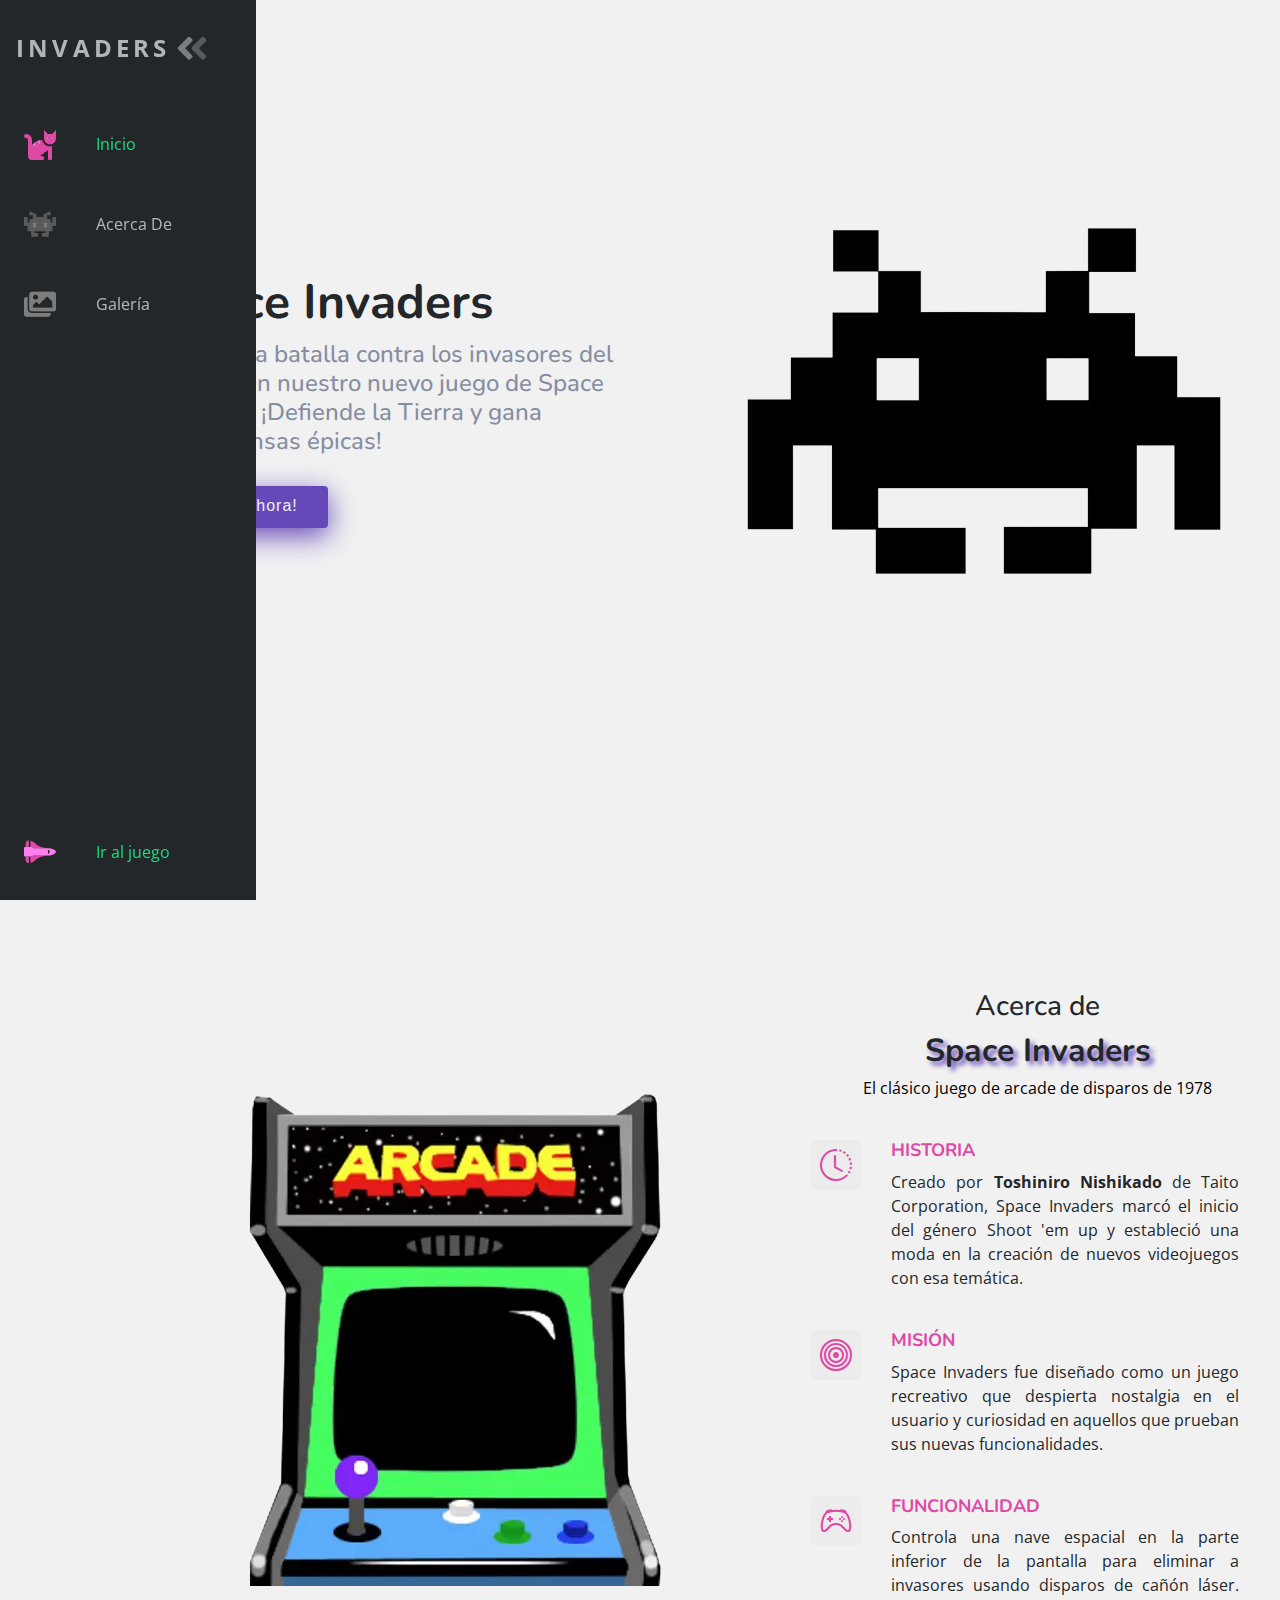
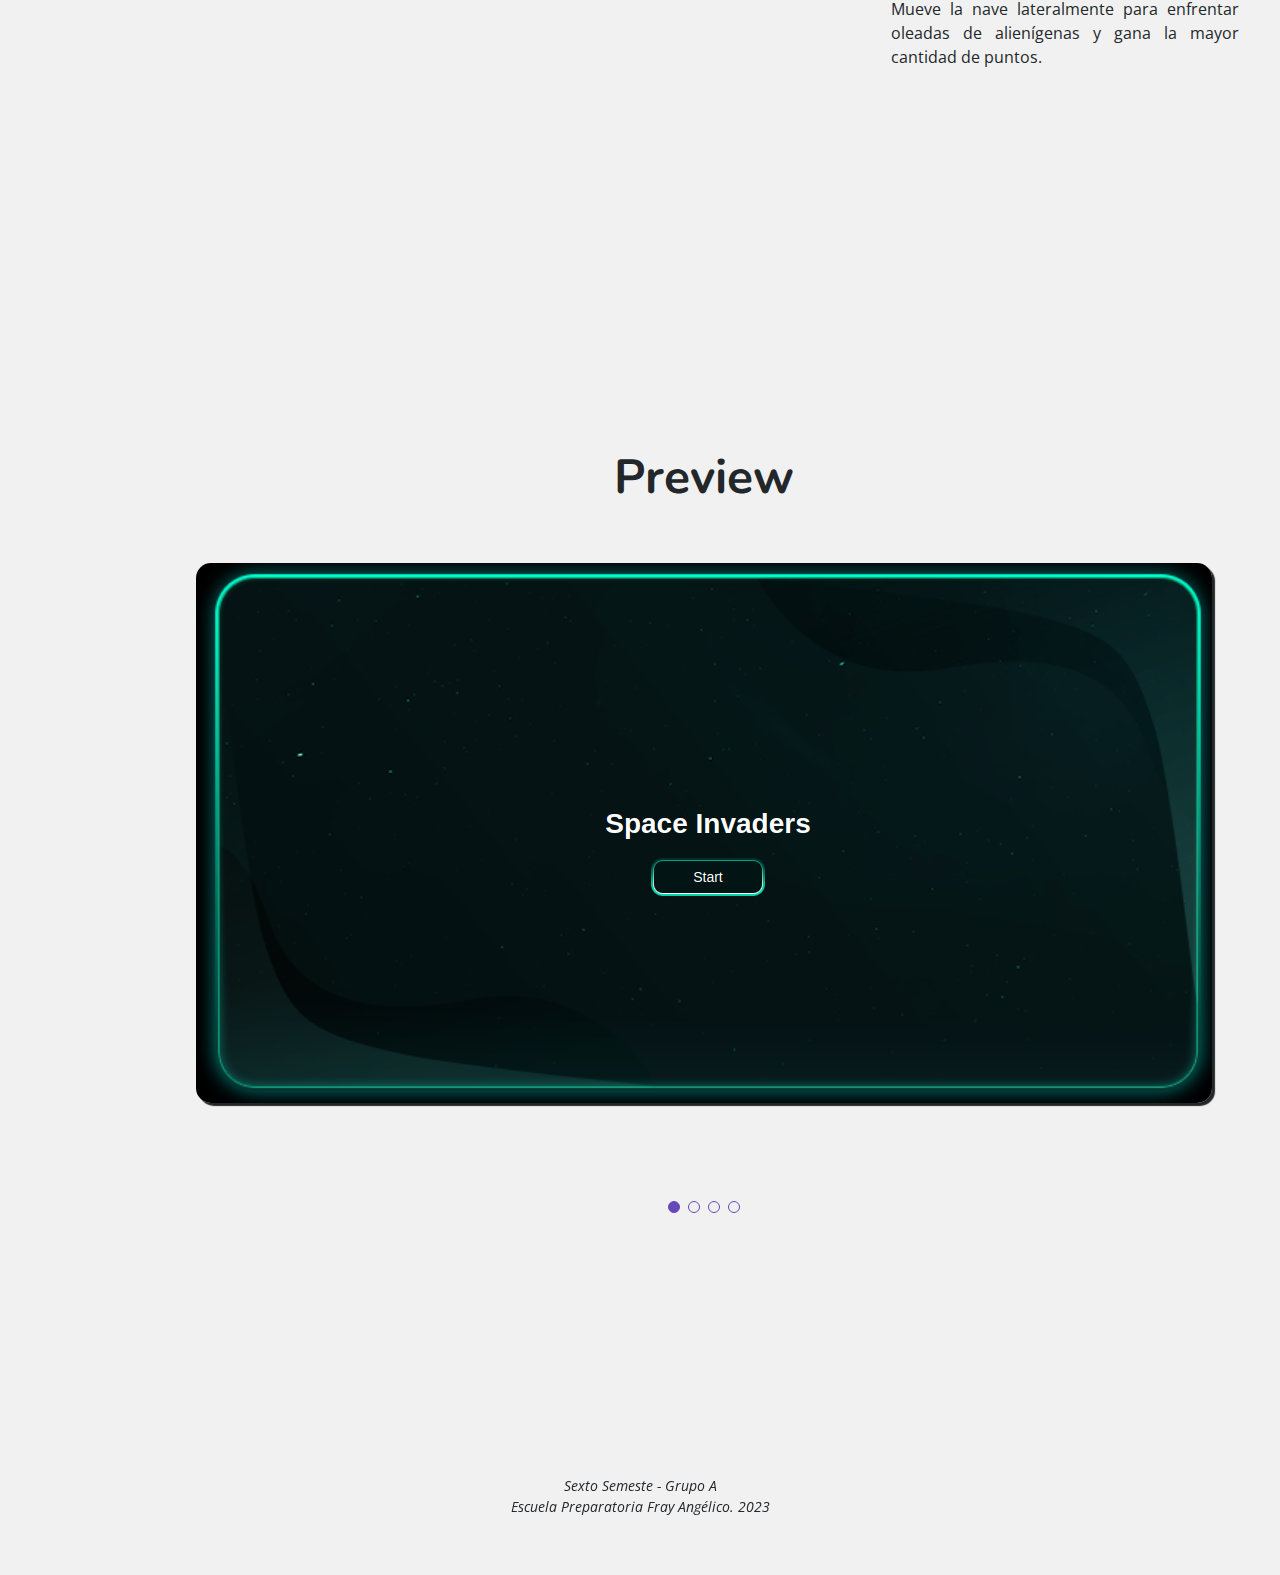
<file: index.html>
<!DOCTYPE html>
<html lang="es">

<head>
  <meta charset="utf-8" />
  <meta content="width=device-width, initial-scale=1.0" name="viewport" />

  <title>Space Invaders</title>

  <!--------------------------------------------------------------------
       # Here goes some text mamalon
    ---------------------------------------------------------------------->
  <meta content="" name="description" />
  <meta content="" name="keywords" />

  <!--------------------------------------------------------------------
        # Favicon
    ---------------------------------------------------------------------->
  <link href="assets/img/favicon.ico" rel="icon" />

  <!----------------------------------------------------------------------
        # Link to get all the Google Fonts instead of download them
    ---------------------------------------------------------------------->
  <link
    href="https://fonts.googleapis.com/css?family=Open+Sans:300,300i,400,400i,600,600i,700,700i|Nunito:300,300i,400,400i,600,600i,700,700i"
    rel="stylesheet" />

  <!----------------------------------------------------------------------
        # Libraries CSS Files
    ---------------------------------------------------------------------->
  <!-- Bootstrap Library, not recommended to use CDN --->
  <link href="assets/vendor/bootstrap/css/bootstrap.min.css" rel="stylesheet" />
  <!-- Bootstrap icons Library, not recommended to use CDN --->
  <link href="assets/vendor/bootstrap-icons/bootstrap-icons.css" rel="stylesheet" />
  <!--Library to create a slider--->
  <link href="assets/vendor/swiper/swiper-bundle.min.css" rel="stylesheet" />
  <!-- Glightbox Library, to make hte gallery looks nice --->
  <link href="assets/vendor/glightbox/css/glightbox.min.css" rel="stylesheet">
  <!--CSS Main File--->
  <link href="assets/css/style.css" rel="stylesheet" />
</head>

<body>
  <!----------------------------------------------------------------------
        # NAVBAR SECTION START
    ---------------------------------------------------------------------->
  <nav id="navbar" class="navbar">
    <ul class="navbar-nav">
      <li class="logo">
        <a href="#" class="nav-link scrollto">
          <span class="link-text logo-text">INVADERS</span>
          <svg aria-hidden="true" focusable="false" data-prefix="fad" data-icon="angle-double-right" role="img"
            xmlns="http://www.w3.org/2000/svg" viewBox="0 0 448 512"
            class="svg-inline--fa fa-angle-double-right fa-w-14 fa-5x">
            <g class="fa-group">
              <path fill="currentColor"
                d="M224 273L88.37 409a23.78 23.78 0 0 1-33.8 0L32 386.36a23.94 23.94 0 0 1 0-33.89l96.13-96.37L32 159.73a23.94 23.94 0 0 1 0-33.89l22.44-22.79a23.78 23.78 0 0 1 33.8 0L223.88 239a23.94 23.94 0 0 1 .1 34z"
                class="fa-secondary"></path>
              <path fill="currentColor"
                d="M415.89 273L280.34 409a23.77 23.77 0 0 1-33.79 0L224 386.26a23.94 23.94 0 0 1 0-33.89L320.11 256l-96-96.47a23.94 23.94 0 0 1 0-33.89l22.52-22.59a23.77 23.77 0 0 1 33.79 0L416 239a24 24 0 0 1-.11 34z"
                class="fa-primary"></path>
            </g>
          </svg>
        </a>
      </li>

      <li class="nav-item">
        <a href="#cover" class="nav-link scrollto active">
          <svg aria-hidden="true" focusable="false" data-prefix="fad" data-icon="cat" role="img"
            xmlns="http://www.w3.org/2000/svg" viewBox="0 0 512 512" class="svg-inline--fa fa-cat fa-w-16 fa-9x">
            <g class="fa-group">
              <path fill="currentColor"
                d="M448 96h-64l-64-64v134.4a96 96 0 0 0 192 0V32zm-72 80a16 16 0 1 1 16-16 16 16 0 0 1-16 16zm80 0a16 16 0 1 1 16-16 16 16 0 0 1-16 16zm-165.41 16a204.07 204.07 0 0 0-34.59 2.89V272l-43.15-64.73a183.93 183.93 0 0 0-44.37 26.17L192 304l-60.94-30.47L128 272v-80a96.1 96.1 0 0 0-96-96 32 32 0 0 0 0 64 32 32 0 0 1 32 32v256a64.06 64.06 0 0 0 64 64h176a16 16 0 0 0 16-16v-16a32 32 0 0 0-32-32h-32l128-96v144a16 16 0 0 0 16 16h32a16 16 0 0 0 16-16V289.86a126.78 126.78 0 0 1-32 4.54c-61.81 0-113.52-44.05-125.41-102.4z"
                class="fa-secondary"></path>
              <path fill="currentColor"
                d="M376 144a16 16 0 1 0 16 16 16 16 0 0 0-16-16zm80 0a16 16 0 1 0 16 16 16 16 0 0 0-16-16zM131.06 273.53L192 304l-23.52-70.56a192.06 192.06 0 0 0-37.42 40.09zM256 272v-77.11a198.62 198.62 0 0 0-43.15 12.38z"
                class="fa-primary"></path>
            </g>
          </svg>
          <span class="link-text">Inicio</span>
        </a>
      </li>

      <li class="nav-item">
        <a href="#about" class="nav-link scrollto">
          <svg aria-hidden="true" focusable="false" data-prefix="fad" data-icon="alien-monster" role="img"
            xmlns="http://www.w3.org/2000/svg" viewBox="0 0 576 512"
            class="svg-inline--fa fa-alien-monster fa-w-18 fa-9x">
            <g class="fa-group">
              <path fill="currentColor"
                d="M560,128H528a15.99954,15.99954,0,0,0-16,16v80H480V176a15.99954,15.99954,0,0,0-16-16H416V96h48a16.00079,16.00079,0,0,0,16-16V48a15.99954,15.99954,0,0,0-16-16H432a15.99954,15.99954,0,0,0-16,16V64H368a15.99954,15.99954,0,0,0-16,16v48H224V80a15.99954,15.99954,0,0,0-16-16H160V48a15.99954,15.99954,0,0,0-16-16H112A15.99954,15.99954,0,0,0,96,48V80a16.00079,16.00079,0,0,0,16,16h48v64H112a15.99954,15.99954,0,0,0-16,16v48H64V144a15.99954,15.99954,0,0,0-16-16H16A15.99954,15.99954,0,0,0,0,144V272a16.00079,16.00079,0,0,0,16,16H64v80a16.00079,16.00079,0,0,0,16,16h48v80a16.00079,16.00079,0,0,0,16,16h96a16.00079,16.00079,0,0,0,16-16V432a15.99954,15.99954,0,0,0-16-16H192V384H384v32H336a15.99954,15.99954,0,0,0-16,16v32a16.00079,16.00079,0,0,0,16,16h96a16.00079,16.00079,0,0,0,16-16V384h48a16.00079,16.00079,0,0,0,16-16V288h48a16.00079,16.00079,0,0,0,16-16V144A15.99954,15.99954,0,0,0,560,128ZM224,320H160V224h64Zm192,0H352V224h64Z"
                class="fa-secondary"></path>
              <path fill="currentColor" d="M160,320h64V224H160Zm192-96v96h64V224Z" class="fa-primary"></path>
            </g>
          </svg>
          <span class="link-text">Acerca De</span>
        </a>
      </li>

      <li class="nav-item">
        <a href="#gallery" class="nav-link scrollto">
          <svg aria-hidden="true" focusable="false" data-prefix="fad" data-icon="picture-o" role="img"
            xmlns="http://www.w3.org/2000/svg" viewBox="0 0 576 512" class="svg-inline--fa fa-picture-o fa-w-16 fa-5x">
            <g class="fa-group">
              <path fill="currentColor"
                d="M480 416v16c0 26.51-21.49 48-48 48H48c-26.51 0-48-21.49-48-48V176c0-26.51 21.49-48 48-48h16v208c0 44.112 35.888 80 80 80h336zm96-80V80c0-26.51-21.49-48-48-48H144c-26.51 0-48 21.49-48 48v256c0 26.51 21.49 48 48 48h384c26.51 0 48-21.49 48-48zM256 128c0 26.51-21.49 48-48 48s-48-21.49-48-48 21.49-48 48-48 48 21.49 48 48zm-96 144l55.515-55.515c4.686-4.686 12.284-4.686 16.971 0L272 256l135.515-135.515c4.686-4.686 12.284-4.686 16.971 0L512 208v112H160v-48z"
                class="fa-secondary"></path>
              <path fill="currentColor"
                d="M480 416v16c0 26.51-21.49 48-48 48H48c-26.51 0-48-21.49-48-48V176c0-26.51 21.49-48 48-48h16v208c0 44.112 35.888 80 80 80h336zm96-80V80c0-26.51-21.49-48-48-48H144c-26.51 0-48 21.49-48 48v256c0 26.51 21.49 48 48 48h384c26.51 0 48-21.49 48-48zM256 128c0 26.51-21.49 48-48 48s-48-21.49-48-48 21.49-48 48-48 48 21.49 48 48zm-96 144l55.515-55.515c4.686-4.686 12.284-4.686 16.971 0L272 256l135.515-135.515c4.686-4.686 12.284-4.686 16.971 0L512 208v112H160v-48z"
                class="fa-primary"></path>
            </g>
          </svg>

          <span class="link-text">Galer&iacute;a</span>
        </a>
      </li>

      <li class="nav-item">
        <a href="./game/index.html" target="_blank" class="game-link">
          <svg aria-hidden="true" focusable="false" data-prefix="fad" data-icon="space-shuttle" role="img"
            xmlns="http://www.w3.org/2000/svg" viewBox="0 0 640 512"
            class="svg-inline--fa fa-space-shuttle fa-w-20 fa-5x">
            <g class="fa-group">
              <path fill="currentColor"
                d="M32 416c0 35.35 21.49 64 48 64h16V352H32zm154.54-232h280.13L376 168C243 140.59 222.45 51.22 128 34.65V160h18.34a45.62 45.62 0 0 1 40.2 24zM32 96v64h64V32H80c-26.51 0-48 28.65-48 64zm114.34 256H128v125.35C222.45 460.78 243 371.41 376 344l90.67-16H186.54a45.62 45.62 0 0 1-40.2 24z"
                class="fa-secondary"></path>
              <path fill="currentColor"
                d="M592.6 208.24C559.73 192.84 515.78 184 472 184H186.54a45.62 45.62 0 0 0-40.2-24H32c-23.2 0-32 10-32 24v144c0 14 8.82 24 32 24h114.34a45.62 45.62 0 0 0 40.2-24H472c43.78 0 87.73-8.84 120.6-24.24C622.28 289.84 640 272 640 256s-17.72-33.84-47.4-47.76zM488 296a8 8 0 0 1-8-8v-64a8 8 0 0 1 8-8c31.91 0 31.94 80 0 80z"
                class="fa-primary"></path>
            </g>
          </svg>
          <span class="link-text">Ir al juego</span>
        </a>
      </li>
    </ul>
  </nav>

  <!----------------------------------------------------------------------
        # NAVBAR SECTION END
    ---------------------------------------------------------------------->

  <main id="main">
    <!----------------------------------------------------------------------
     # COVER SECTION START
    ---------------------------------------------------------------------->
    <section id="cover" class="d-flex align-items-center">
      <div class="container">
        <div class="row">
          <div class="col-lg-6 pt-5 pt-lg-0 order-2 order-lg-1 d-flex flex-column justify-content-center">
            <h1>Space Invaders</h1>
            <h2>
              &Uacute;nete a la batalla contra los invasores del espacio en
              nuestro nuevo juego de Space Invaders. ¡Defiende la Tierra y
              gana recompensas &eacute;picas!
            </h2>
            <div class="d-flex">
              <a href="./game/index.html" target="_blank" class="btn-get-started scrollto">¡Juega ahora!</a>
            </div>
          </div>
          <div class="col-lg-6 order-1 order-lg-2 hero-img">
            <img src="assets/img/alien.webp" class="img-fluid animated" alt="" />
          </div>
        </div>
      </div>
    </section>
    <!----------------------------------------------------------------------
     # COVER SECTION END
    ---------------------------------------------------------------------->

    <!----------------------------------------------------------------------
     # ABOUT SECTION START
    ---------------------------------------------------------------------->
    <section id="about" class="about">
      <div class="container" data-aos="fade-up">
        <div class="row">
          <div class="col-sm-7">
            <div class="subcover">
              <img src="./assets/img/arcade-machine.webp" />
            </div>
          </div>

          <div class="col-lg-5 section-subtitle">
            <h3>Acerca de</h3>
            <h2><b>Space Invaders</b></h2>
            <p class="caption">
              El cl&aacute;sico juego de arcade de disparos de 1978
            </p>

            <div class="icon-box">
              <div class="icon"><i class="bi bi-clock-history"></i></div>
              <h4 class="title">Historia</h4>
              <p class="description">
                Creado por <b>Toshiniro Nishikado</b> de Taito Corporation,
                Space Invaders marc&oacute; el inicio del g&eacute;nero Shoot
                'em up y estableci&oacute; una moda en la creaci&oacute;n de
                nuevos videojuegos con esa tem&aacute;tica.
              </p>
            </div>

            <div class="icon-box">
              <div class="icon"><i class="bi bi-bullseye"></i></div>
              <h4 class="title">Misi&oacute;n</h4>
              <p class="description">
                Space Invaders fue diseñado como un juego recreativo que
                despierta nostalgia en el usuario y curiosidad en aquellos que
                prueban sus nuevas funcionalidades.
              </p>
            </div>

            <div class="icon-box">
              <div class="icon"><i class="bi bi-controller"></i></div>
              <h4 class="title">Funcionalidad</h4>
              <p class="description">
                Controla una nave espacial en la parte inferior de la pantalla
                para eliminar a invasores usando disparos de cañ&oacute;n
                l&aacute;ser. Mueve la nave lateralmente para enfrentar
                oleadas de alien&iacute;genas y gana la mayor cantidad de
                puntos.
              </p>
            </div>
          </div>
        </div>
      </div>
    </section>
    <!----------------------------------------------------------------------
     # ABOUT SECTION END
    ---------------------------------------------------------------------->

    <!----------------------------------------------------------------------
          # GALERRY START
        --------------------------------------------------------------------->
    <section id="gallery" class="gallery">
      <div class="container" data-aos="fade-up">

        <div class="row justify-content-center text-center mb-5">
          <div class="col-md-10" data-aos="fade-up">
            <h2 class="section-heading">Preview</h2>
          </div>
        </div>

      </div>

      <div class="container" data-aos="fade-up">
        <div class="gallery-slider swiper">
          <div class="swiper-wrapper">
            <div class="swiper-slide"><a href="assets/img/game/game-1.png" class="gallery-lightbox"
                data-gall="gallery-carousel"><img src="assets/img/game/game-1.png" class="img-fluid" alt=""></a>
            </div>
            <div class="swiper-slide"><a href="assets/img/game/game-2.png" class="gallery-lightbox"
                data-gall="gallery-carousel"><img src="assets/img/game/game-2.png" class="img-fluid" alt=""></a>
            </div>
            <div class="swiper-slide"><a href="assets/img/game/game-3.png" class="gallery-lightbox"
                data-gall="gallery-carousel"><img src="assets/img/game/game-3.png" class="img-fluid" alt=""></a>
            </div>
            <div class="swiper-slide"><a href="assets/img/game/game-4.png" class="gallery-lightbox"
                data-gall="gallery-carousel"><img src="assets/img/game/game-4.png" class="img-fluid" alt=""></a>
            </div>
          </div>
          <div class="swiper-pagination"></div>
        </div>
      </div>
    </section>
    <!----------------------------------------------------------------------
          # GALERRY SECTION END
      --------------------------------------------------------------------->

    <!----------------------------------------------------------------------
     # FOOTER SECTION start
    ---------------------------------------------------------------------->
  </main>
  <section class="footer">
    <div class="footer-top">
      <div class="container">
        <div class="row justify-content-center">
          <div class="col-lg-6">
            <p>
              Sexto Semeste - Grupo A <br />Escuela Preparatoria Fray
              Ang&eacute;lico. 2023
            </p>
          </div>
        </div>
      </div>
    </div>
  </section>

  <div id="game-iframe"></div>

  <!----------------------------------------------------------------------
     # FOOTER SECTION END
    ---------------------------------------------------------------------->
  <script src="assets/vendor/jquery/jquery.min.js"></script>
  <script src="assets/vendor/bootstrap/js/bootstrap.bundle.min.js"></script>
  <script src="assets/vendor/glightbox/js/glightbox.min.js"></script>
  <script src="assets/vendor/swiper/swiper-bundle.min.js"></script>
  <script src="assets/js/main.js"></script>
</body>

</html>
</file>
<file: assets/css/style.css>
/*------------------------------------------
              ROOT VARIABLES
    If you want to change a color, you just
    can change it from here.
  ------------------------------------------*/
:root {
  scroll-behavior: smooth;
  font-size: 16px;
  --color-default: #23272a;
  --color-primary: #6649b8;
  --color-secondary: #16df7e;
  --color-white: #f1f1f1;
  --color-white-secondary: #ececec;
  --color-pink: #ff7eee;
  --color-pink-secondary: #df49a6;
  --color-gray: #858ea1;
  --font-primary: "Open Sans", sans-serif;
  --font-secondary: "Nunito", sans-serif;
  --transition-speed: 600ms;
}

* {
  margin: 0;
  padding: 0;
  border: 0;
}

body {
  font-family: var(--font-primary);
  color: var(--color-default);
  background-color: var(--color-white);
}

body::-webkit-scrollbar {
  width: 0.25rem;
}

body::-webkit-scrollbar-track {
  background: var(--color-default);
}

body::-webkit-scrollbar-thumb {
  background: var(--color-primary);
}

a {
  color: var(--color-secondary);
  text-decoration: none;
  -webkit-transition: all ease-in-out 0.3s;
  -o-transition: all ease-in-out 0.3s;
  transition: all ease-in-out 0.3s;
}

a:hover {
  color: var(--color-primary);
  text-decoration: none;
}

h1,
h2,
h3,
h4,
h5,
h6 {
  font-family: var(--font-secondary);
}

/*------------------------------------------
                        SECTIONS
          this is just top handle as a component
          instead of give a style to each section
--------------------------------------------*/
section {
  padding: 60px 0;
  overflow: hidden;
}

.section-header {
  text-align: center;
  padding-bottom: 40px;
}

.section-header h2 {
  font-size: 13px;
  letter-spacing: 1px;
  font-weight: 700;
  margin: 0;

  text-transform: uppercase;
}

.section-header p {
  margin: 10px 0 0 0;
  padding: 0;
  font-size: 38px;
  line-height: 42px;
  font-weight: 700;
  color: var(--color-default);
}

.section-heading {
  font-size: 3rem;
  font-weight: bolder;
  color: var(--color-default);
}

/*--------------------------------------------------------------
      # NAVIGATION MENU
--------------------------------------------------------------*/
.navbar {
  position: fixed;
  background-color: var(--color-default);
  transition: width 600ms ease;
}

.navbar-nav {
  list-style: none;
  padding: 0;
  margin: 0;
  display: flex;
  flex-direction: column;
  align-items: center;
  height: 100%;
}

.nav-item {
  width: 100%;
}

.nav-item:last-child {
  margin-top: auto;
}

.nav-link,
.game-link {
  display: flex;
  align-items: center;
  height: 5rem;
  color: var(--color-white);
  text-decoration: none;
  filter: grayscale(100%) opacity(0.7);
  transition: var(--transition-speed);
}

.game-link,
.game-link:hover,
.nav-link:hover,
.nav-link:focus,
.nav-link.active {
  filter: grayscale(0%) opacity(1);
  background: var(--color-default);
  color: var(--color-secondary) !important;
}

.link-text {
  display: none;
  margin-left: 1rem;
}

.game-link svg,
.nav-link svg {
  width: 2rem;
  min-width: 2rem;
  margin: 0 1.5rem;
}

.fa-primary {
  color: var(--color-pink);
}

.fa-secondary {
  color: var(--color-pink-secondary);
}

.fa-primary,
.fa-secondary {
  transition: var(--transition-speed);
}

.logo {
  font-weight: bold;
  text-transform: uppercase;
  margin-bottom: 1rem;
  text-align: center;
  color: var(--color-white-secondary);
  background: var(--color-default);
  font-size: 1.5rem;
  letter-spacing: 0.3ch;
  width: 100%;
}

.logo svg {
  transform: rotate(0deg);
  transition: var(--transition-speed);
}

.logo-text {
  display: inline;
  position: absolute;
  left: -999px;
  transition: var(--transition-speed);
}

.navbar:hover .logo svg {
  transform: rotate(-180deg);
}

/*--------------------------------------------------------------
# cover Section
--------------------------------------------------------------*/
#cover {
  width: 100%;
  height: 90vh;
  padding-top: 20px;
}

#cover h1 {
  margin: 0;
  font-size: 48px;
  font-weight: 700;
  line-height: 56px;
  color: var(--color-default);
}

#cover h2 {
  color: var(--color-gray);
  margin: 10px 0 30px 0;
  font-size: 24px;
}

#cover .btn-get-started {
  font-family: "Raleway", sans-serif;
  font-weight: 500;
  font-size: 16px;
  letter-spacing: 1px;
  display: inline-block;
  padding: 8px 30px 10px 30px;
  border-radius: 4px;
  transition: 0.5s;
  color: var(--color-white);
  background: var(--color-primary);
  box-shadow: 0 8px 28px var(--color-primary);
}

#cover .btn-get-started:hover {
  background: var(--color-secondary);
  box-shadow: 0 8px 28px var(--color-primary);
}

#cover .animated {
  animation: up-down 2s ease-in-out infinite alternate-reverse both;
}

@keyframes up-down {
  0% {
    transform: translateY(10px);
  }

  100% {
    transform: translateY(-10px);
  }
}

/*------------------------------------------
    # MAIN SECTION
--------------------------------------------*/
main {
  margin-left: 8rem;
  padding: 1rem;
}

/*--------------------------------------------------------------
# About
--------------------------------------------------------------*/
.about {
  width: 100%;
  height: fit-content;
  padding: 4rem auto;
}

.about .container {
  padding: 40px 0;
}

.about .section-title {
  margin-top: -0.5rem;
}

.about .subcover {
  padding-left: 3.5rem;
  margin-top: 10rem;
}

.about .section-subtitle {
  margin-top: 4rem;
  text-align: center;
}

.about .section-subtitle .caption {
  margin-top: -0.1rem;
  margin-bottom: 2.5rem;
  text-align: center;
  color: #000;
}

.about .section-subtitle h2 {
  color: var(--color-default);
  text-shadow: 4px 4px 5px var(--color-primary);
}

.about .section-subtitle p {
  text-align: justify;
  color: var(--color-default);
}

.about .icon-box {
  margin: 2.5rem auto;
}

.about .icon-box,
.about .icon-box + .icon-box {
  margin-top: 25px;
}

.about .icon-box .icon {
  float: left;
  display: flex;
  align-items: center;
  justify-content: center;
  width: 50px;
  height: 50px;
  background: var(--color-white-secondary);
  border-radius: 6px;
  transition: 0.5s;
}

.about .icon-box .icon i {
  color: var(--color-pink-secondary);
  font-size: 32px;
  transition: all 0.3s ease-in-out;
}

.about .icon-box:hover .icon i {
  color: var(--color-pink);
}

.about .icon-box .title {
  margin-left: 80px;
  font-weight: 700;
  margin-bottom: 8px;
  font-size: 18px;
  text-transform: uppercase;
  text-align: left;
}

.about .icon-box .title {
  color: var(--color-pink-secondary);
  transition: 0.3s;
}

.about .icon-box .title:hover {
  color: var(--color-pink);
  cursor: default;
}

.about .icon-box .description {
  margin-left: 80px;
  margin-right: 25px;
  line-height: 24px;
  font-size: 16px;
  margin-bottom: 20px;
}

/*--------------------------------------------------------------
    # Gallery
    --------------------------------------------------------------*/
.gallery {
  padding-top: 15rem;
  overflow: hidden;
}

.gallery img {
  box-shadow: 3px 3px 1px var(--color-default);
  -webkit-box-shadow: 3px 3px 1px var(--color-default);
  -moz-box-shadow: 3px 3px 1px var(--color-default);
  border-radius: 15px;
}

.gallery .swiper-slide {
  -webkit-transition: 0.3s;
  -o-transition: 0.3s;
  transition: 0.3s;
}

.gallery .swiper-pagination {
  margin-top: 20px;
  position: relative;
}

.gallery .swiper-pagination .swiper-pagination-bullet {
  width: 12px;
  height: 12px;
  background-color: var(--color-white);
  opacity: 1;
  border: 1px solid var(--color-primary);
}

.gallery .swiper-pagination .swiper-pagination-bullet-active {
  background-color: var(--color-primary);
}

.gallery .swiper-slide-active {
  text-align: center;
}

/*--------------------------------------------------------------
# Team
--------------------------------------------------------------*/
.team {
  padding-top: 15rem;
}
.team .member {
  text-align: center;
  margin-bottom: 20px;
  padding: 30px 20px;
}

.team .member img {
  max-width: 100%;
  margin: 0 0 30px 0;
  border-radius: 50%;
}

.team .member h4 {
  font-weight: 700;
  margin-bottom: 2px;
  font-size: 18px;
}
/*--------------------------------------------------------------
# Footer
--------------------------------------------------------------*/
.footer {
  color: var(--color-default);
  font-size: 14px;
  position: relative;
  height: 30vh;
}

.footer .footer-top {
  position: relative;
  z-index: 2;
  text-align: center;
  padding: 80px 0 20px 0;
}

.footer .footer-top h3 {
  font-size: 36px;
  font-weight: 700;
  color: var(--color-gray);
  position: relative;
  padding-bottom: 0;
  margin-bottom: 0;
}

.footer .footer-top p {
  font-size: 15;
  font-style: italic;
  margin: 30px 0 0 0;
  padding: 0;
}

/*------------------------------------------
                RESPONSIVENESS
      --------------------------------------------*/
/** MOBILE NAVIGATION*/
@media (max-width: 575px) {
  #cover .cover-img img {
    width: 80%;
  }
}

@media (min-width: 600px) {
  .navbar {
    top: 0;
    width: 5rem;
    height: 100vh;
  }

  .navbar:hover {
    width: 16rem;
  }

  .navbar:hover .link-text {
    display: inline;
  }

  .navbar:hover .logo svg {
    margin-left: 11rem;
  }

  .navbar:hover .logo-text {
    left: 0px;
  }
}

@media (max-width: 600px) {
  .navbar {
    bottom: 0;
    width: 100vw;
    height: 5rem;
  }

  .logo {
    display: none;
  }

  .navbar-nav {
    flex-direction: row;
  }

  .nav-link {
    justify-content: center;
  }

  main {
    margin: 0;
  }
}

@media (max-width: 768px) {
  #cover {
    height: auto;
  }
  #cover h1 {
    font-size: 28px;
    line-height: 36px;
  }

  #cover h2 {
    font-size: 18px;
    line-height: 24px;
    margin-bottom: 30px;
  }

  #cover .cover-img img {
    width: 70%;
  }

  .gallery .swiper-slide img {
    width: 50%;
  }

  .gallery .swiper-slide-active {
    background: none;
    border: none !important;
  }

  .custom-swiper-button-next,
  .custom-swiper-button-prev {
    display: none;
  }
}

/** MID SCREEN AND/OR SMALL MONITORS NAVIGATION*/
@media (max-width: 991px) {
  #cover {
    height: 100vh;
  }

  #cover .animated {
    animation: none;
  }

  #cover .cover-img {
    text-align: center;
  }

  #cover .cover-img img {
    width: 50%;
  }

  .gallery .swiper-wrapper {
    padding: 40px 0;
  }

  .gallery .swiper-slide-active {
    border: 6px solid #5777ba;
    padding: 4px;
    background: #fff;
    z-index: 1;
    -webkit-transform: scale(1.2);
    -ms-transform: scale(1.2);
    transform: scale(1.2);
    margin-top: 10px;
    border-radius: 25px;
  }
}
</file>
